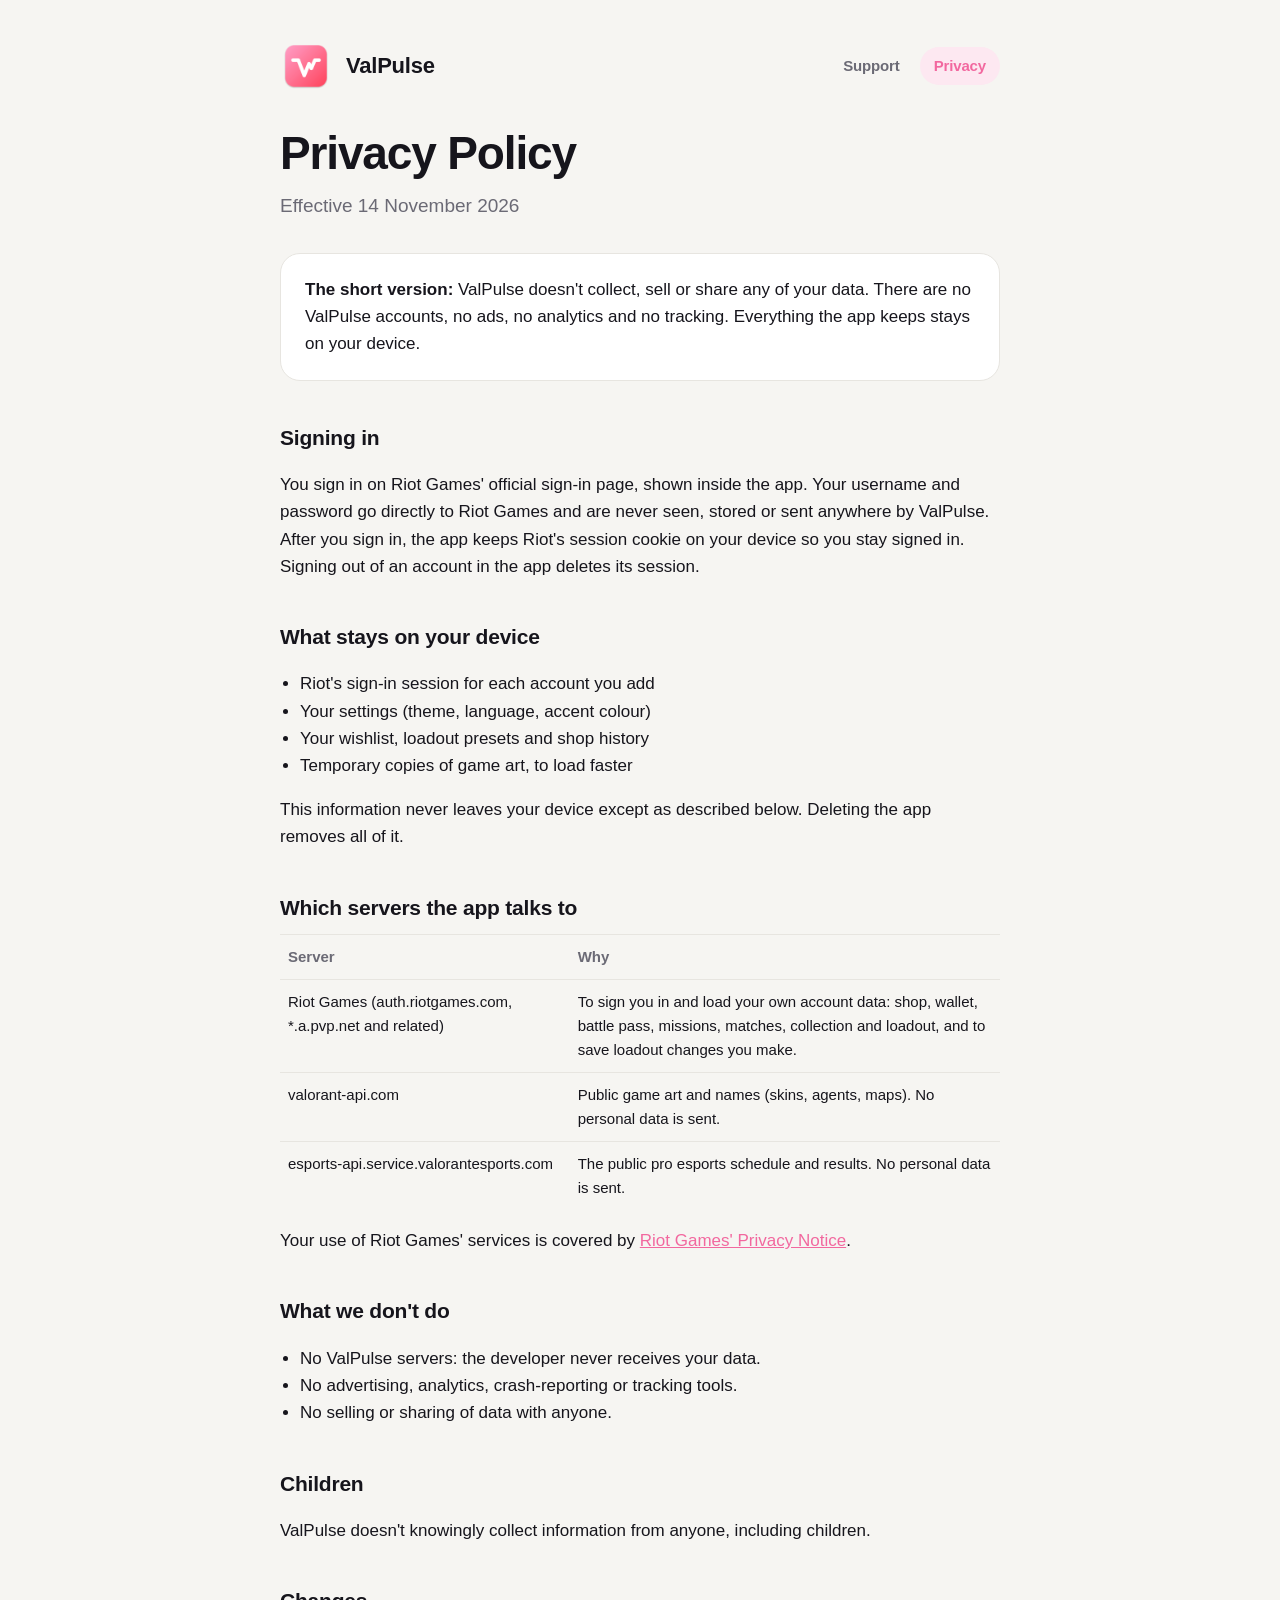
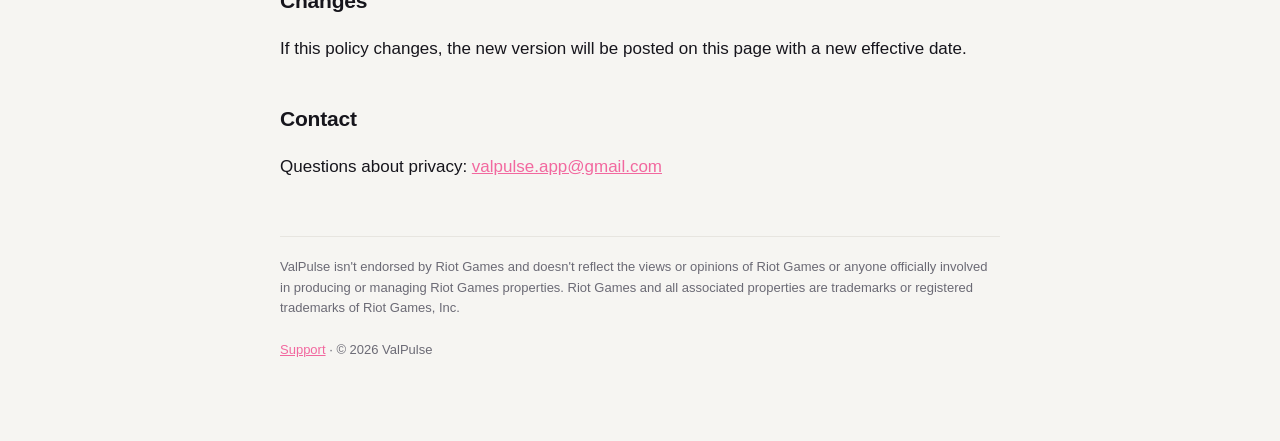
<file: privacy.html>
<!doctype html>
<html lang="en">
<head>
<meta charset="utf-8">
<meta name="viewport" content="width=device-width,initial-scale=1">
<title>ValPulse Privacy Policy</title>
<meta name="description" content="ValPulse collects no personal data. Here is exactly what the app stores and which servers it talks to.">
<link rel="icon" href="icon.png">
<link rel="stylesheet" href="style.css">
</head>
<body>
<div class="wrap">
<header>
  <img src="icon.png" alt="">
  <a href="./">ValPulse</a>
  <nav><a href="./#support">Support</a><a class="on" href="privacy.html">Privacy</a></nav>
</header>

<h1>Privacy Policy</h1>
<p class="lead">Effective 14 November 2026</p>

<div class="card"><strong>The short version:</strong> ValPulse doesn't collect, sell or share any of your data. There are no ValPulse accounts, no ads, no analytics and no tracking. Everything the app keeps stays on your device.</div>

<h2>Signing in</h2>
<p>You sign in on Riot Games' official sign-in page, shown inside the app. Your username and password go directly to Riot Games and are never seen, stored or sent anywhere by ValPulse. After you sign in, the app keeps Riot's session cookie on your device so you stay signed in. Signing out of an account in the app deletes its session.</p>

<h2>What stays on your device</h2>
<ul>
  <li>Riot's sign-in session for each account you add</li>
  <li>Your settings (theme, language, accent colour)</li>
  <li>Your wishlist, loadout presets and shop history</li>
  <li>Temporary copies of game art, to load faster</li>
</ul>
<p>This information never leaves your device except as described below. Deleting the app removes all of it.</p>

<h2>Which servers the app talks to</h2>
<table>
  <tr><th>Server</th><th>Why</th></tr>
  <tr><td>Riot Games (auth.riotgames.com, *.a.pvp.net and related)</td><td>To sign you in and load your own account data: shop, wallet, battle pass, missions, matches, collection and loadout, and to save loadout changes you make.</td></tr>
  <tr><td>valorant-api.com</td><td>Public game art and names (skins, agents, maps). No personal data is sent.</td></tr>
  <tr><td>esports-api.service.valorantesports.com</td><td>The public pro esports schedule and results. No personal data is sent.</td></tr>
</table>
<p>Your use of Riot Games' services is covered by <a href="https://www.riotgames.com/en/privacy-notice" rel="noopener">Riot Games' Privacy Notice</a>.</p>

<h2>What we don't do</h2>
<ul>
  <li>No ValPulse servers: the developer never receives your data.</li>
  <li>No advertising, analytics, crash-reporting or tracking tools.</li>
  <li>No selling or sharing of data with anyone.</li>
</ul>

<h2>Children</h2>
<p>ValPulse doesn't knowingly collect information from anyone, including children.</p>

<h2>Changes</h2>
<p>If this policy changes, the new version will be posted on this page with a new effective date.</p>

<h2>Contact</h2>
<p>Questions about privacy: <a href="mailto:valpulse.app@gmail.com">valpulse.app@gmail.com</a></p>

<footer>
ValPulse isn't endorsed by Riot Games and doesn't reflect the views or opinions of Riot Games or anyone officially involved in producing or managing Riot Games properties. Riot Games and all associated properties are trademarks or registered trademarks of Riot Games, Inc.<br><br>
<a href="./">Support</a> · © 2026 ValPulse
</footer>
</div>
</body>
</html>
</file>
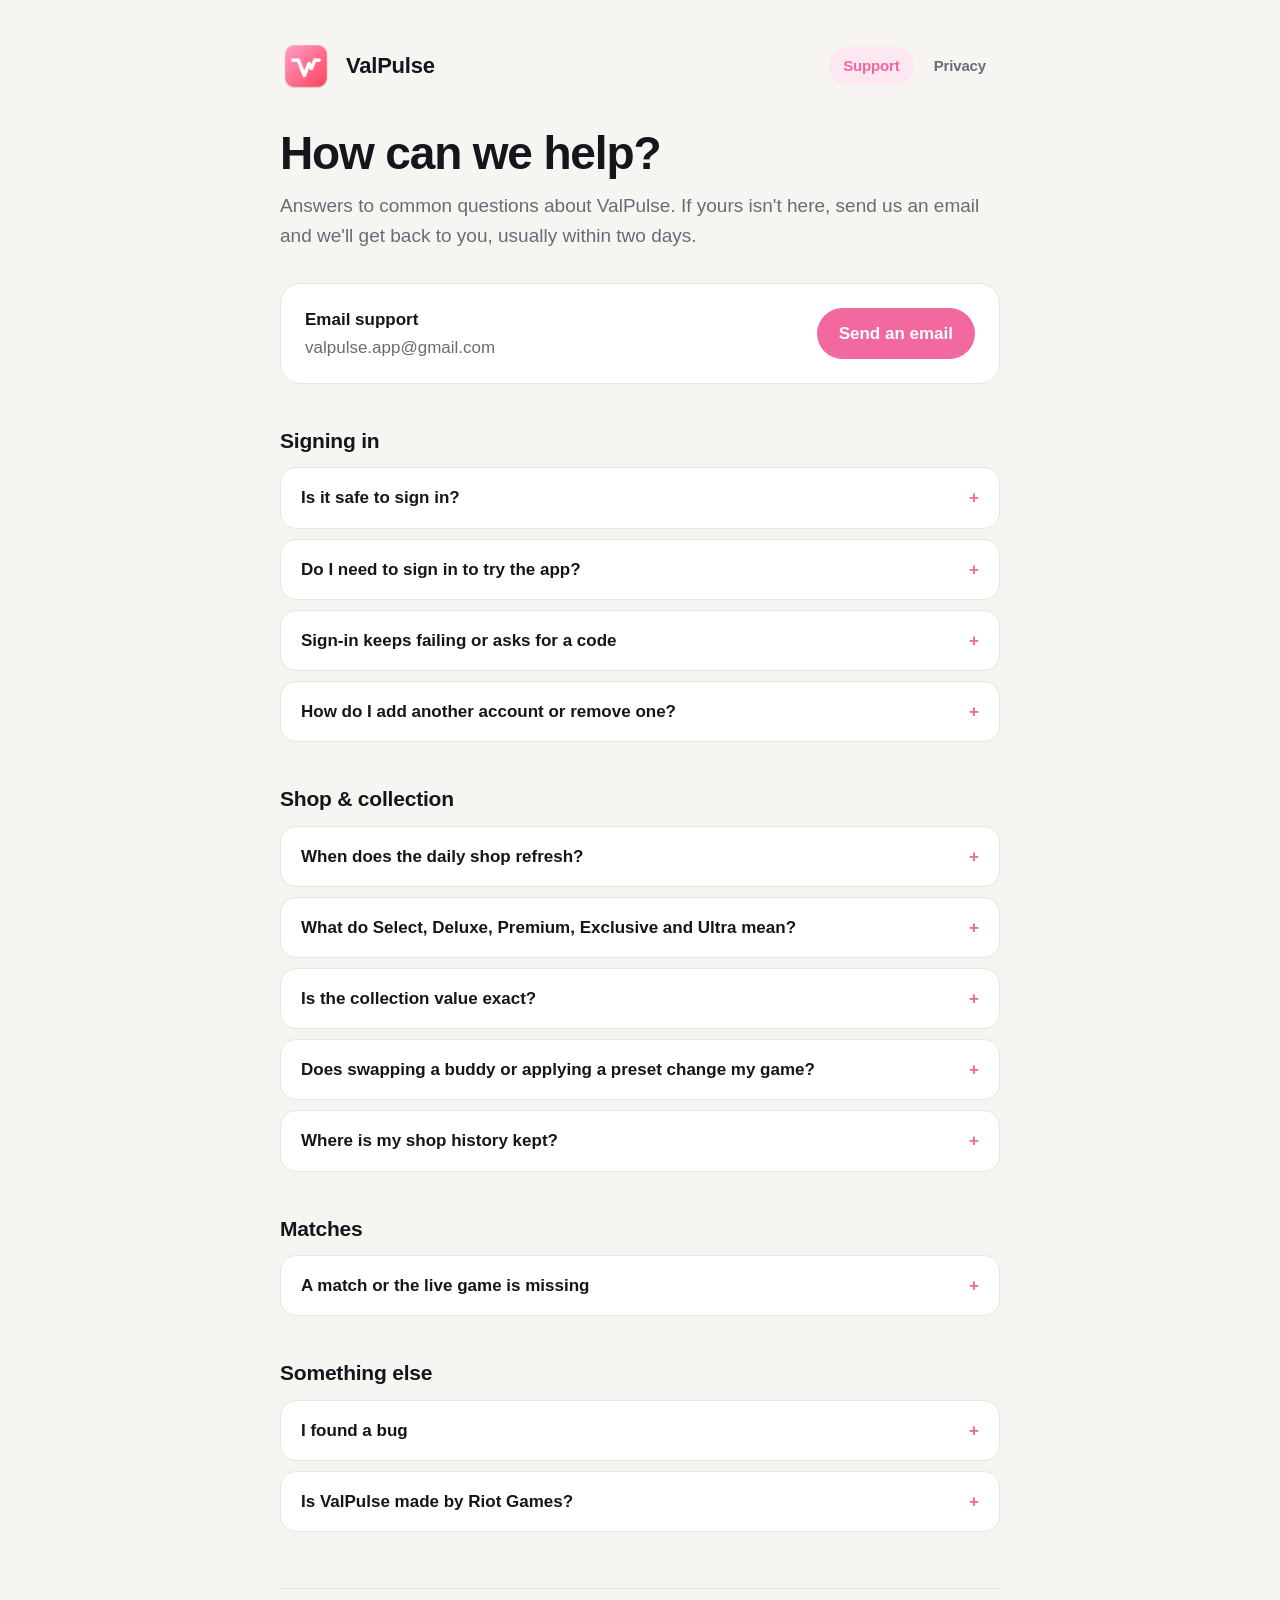
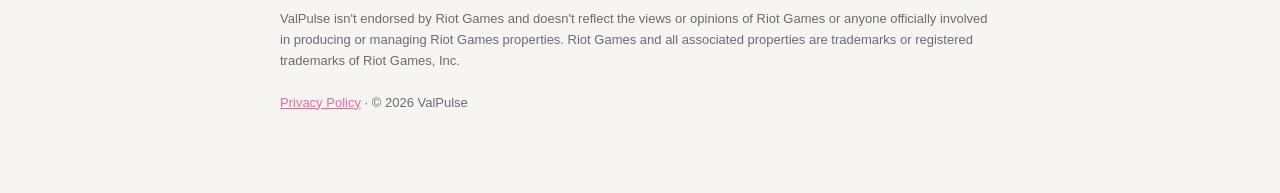
<file: support.html>
<!doctype html>
<html lang="en">
<head>
<meta charset="utf-8">
<meta name="viewport" content="width=device-width,initial-scale=1">
<title>ValPulse Support</title>
<meta name="description" content="Help and contact for ValPulse, the ad-free companion app for your game account.">
<link rel="icon" href="icon.png">
<link rel="stylesheet" href="style.css">
</head>
<body>
<div class="wrap">
<header>
  <img src="icon.png" alt="">
  <a href="./">ValPulse</a>
  <nav><a class="on" href="./">Support</a><a href="privacy.html">Privacy</a></nav>
</header>

<h1>How can we help?</h1>
<p class="lead">Answers to common questions about ValPulse. If yours isn't here, send us an email and we'll get back to you, usually within two days.</p>

<div class="card contact">
  <div><strong>Email support</strong><br><span class="muted">valpulse.app@gmail.com</span></div>
  <a class="btn" href="mailto:valpulse.app@gmail.com?subject=ValPulse%20support">Send an email</a>
</div>

<h2>Signing in</h2>
<details><summary>Is it safe to sign in?</summary>
<p>Yes. You sign in on Riot Games' own page (auth.riotgames.com), shown inside the app. Your password goes straight to Riot and never reaches ValPulse. The app keeps only Riot's session cookie on your device so you stay signed in.</p></details>
<details><summary>Do I need to sign in to try the app?</summary>
<p>No. On the first screen, tap <strong>Look around with sample data</strong> to explore every screen with a sample account.</p></details>
<details><summary>Sign-in keeps failing or asks for a code</summary>
<p>If Riot asks for a two-factor code, enter the code Riot emailed you on the same page. If sign-in still fails, check your connection, wait a minute and try again. Riot sometimes limits repeated sign-in attempts for a short time.</p></details>
<details><summary>How do I add another account or remove one?</summary>
<p>Tap your account at the top of any screen. You can add up to five accounts, switch between them in one tap, or sign out of one. Signing out deletes that account's session from your device.</p></details>

<h2>Shop &amp; collection</h2>
<details><summary>When does the daily shop refresh?</summary>
<p>At the same moment as in the game. The countdown shows the time left, and ValPulse reloads the shop by itself when it resets.</p></details>
<details><summary>What do Select, Deluxe, Premium, Exclusive and Ultra mean?</summary>
<p>They're the game's skin rarities, from lowest to highest. Each mystery box shows the rarity of the skin inside before you reveal it.</p></details>
<details><summary>Is the collection value exact?</summary>
<p>It's an estimate based on the usual store price of each skin. Skins from the battle pass, events or bundles that are no longer sold may be valued differently from what you paid.</p></details>
<details><summary>Does swapping a buddy or applying a preset change my game?</summary>
<p>Yes. It edits your own cosmetic loadout, exactly as you could inside the game. The change appears the next time the game loads your loadout.</p></details>
<details><summary>Where is my shop history kept?</summary>
<p>Only on your device. It starts from the first day you open ValPulse and is kept separately for each account.</p></details>

<h2>Matches</h2>
<details><summary>A match or the live game is missing</summary>
<p>Matches can take a few minutes to appear after they end. The live game card shows from agent select until the match finishes. To check again, use <strong>Settings › Refresh everything</strong>.</p></details>

<h2>Something else</h2>
<details><summary>I found a bug</summary>
<p>Email us with your device, iOS version and what happened. A screenshot helps a lot.</p></details>
<details><summary>Is ValPulse made by Riot Games?</summary>
<p>No. ValPulse is an independent fan project. See the note below.</p></details>

<footer>
ValPulse isn't endorsed by Riot Games and doesn't reflect the views or opinions of Riot Games or anyone officially involved in producing or managing Riot Games properties. Riot Games and all associated properties are trademarks or registered trademarks of Riot Games, Inc.<br><br>
<a href="privacy.html">Privacy Policy</a> · © 2026 ValPulse
</footer>
</div>
</body>
</html>
</file>
<file: style.css>
:root{--bg:#F6F5F2;--card:#FFFFFF;--ink:#16151C;--muted:#6B6A75;--line:#E7E5E0;--pink:#F2689F;--pink-soft:#FDE8F1}
@media (prefers-color-scheme:dark){:root{--bg:#000;--card:#111114;--ink:#F4F3F7;--muted:#9C9BA6;--line:#232329;--pink:#F57FB3;--pink-soft:#2A1420}}
*{box-sizing:border-box}
body{margin:0;background:var(--bg);color:var(--ink);font:17px/1.6 -apple-system,BlinkMacSystemFont,"SF Pro Text","Segoe UI",Roboto,sans-serif;-webkit-font-smoothing:antialiased}
.wrap{max-width:760px;margin:0 auto;padding:40px 20px 80px}
header{display:flex;align-items:center;gap:14px;margin-bottom:36px}
header img{width:52px;height:52px;border-radius:12px}
header a{color:inherit;text-decoration:none;font-weight:800;font-size:22px;letter-spacing:-.01em}
nav{margin-left:auto;display:flex;gap:6px}
nav a{font-size:15px;font-weight:600;color:var(--muted);padding:7px 14px;border-radius:999px}
nav a.on{background:var(--pink-soft);color:var(--pink)}
h1{font-size:clamp(32px,6vw,46px);line-height:1.1;letter-spacing:-.025em;margin:0 0 12px;font-weight:800}
.lead{color:var(--muted);font-size:19px;margin:0 0 32px}
h2{font-size:21px;letter-spacing:-.01em;margin:40px 0 10px}
.card{background:var(--card);border:1px solid var(--line);border-radius:20px;padding:22px 24px;margin:14px 0}
.contact{display:flex;align-items:center;justify-content:space-between;gap:16px;flex-wrap:wrap}
.btn{display:inline-block;background:var(--pink);color:#fff;text-decoration:none;font-weight:700;padding:12px 22px;border-radius:999px}
details{background:var(--card);border:1px solid var(--line);border-radius:16px;padding:16px 20px;margin:10px 0}
summary{cursor:pointer;font-weight:650;list-style:none}
summary::-webkit-details-marker{display:none}
summary::after{content:"+";float:right;color:var(--pink);font-weight:700}
details[open] summary::after{content:"–"}
details p,details ul{color:var(--muted);margin:10px 0 0}
p,li{color:var(--ink)}
.muted{color:var(--muted)}
ul{padding-left:20px}
a{color:var(--pink)}
table{width:100%;border-collapse:collapse;font-size:15px}
td,th{text-align:left;padding:10px 8px;border-top:1px solid var(--line);vertical-align:top}
th{color:var(--muted);font-weight:600}
footer{margin-top:56px;padding-top:20px;border-top:1px solid var(--line);font-size:13px;color:var(--muted)}
</file>
